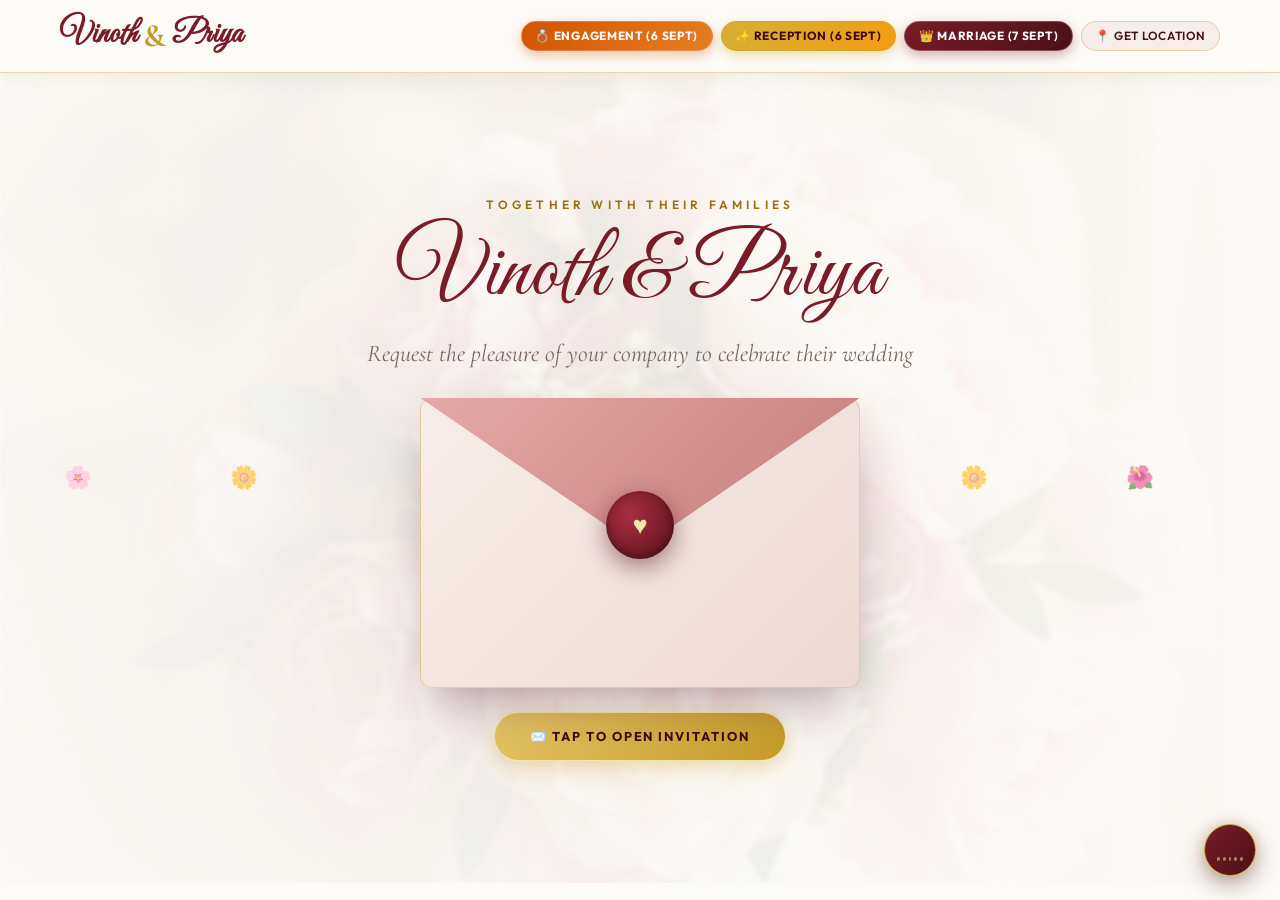
<file: index.html>
<!DOCTYPE html>
<html lang="en">
<head>
  <meta charset="UTF-8" />
  <meta name="viewport" content="width=device-width, initial-scale=1.0" />
  <title>Vinoth &amp; Priya – Wedding Invitation</title>
  <meta name="description" content="You are cordially invited to the wedding celebrations of Vinoth and Priya on 6th &amp; 7th September 2026 at Kadambur Mariamman Mandapam, Madipakkam, Chennai." />

  <!-- Google Fonts -->
  <link rel="preconnect" href="https://fonts.googleapis.com" />
  <link rel="preconnect" href="https://fonts.gstatic.com" crossorigin />
  <link href="https://fonts.googleapis.com/css2?family=Cinzel+Decorative:wght@600;700&family=Cormorant+Garamond:ital,wght@0,400;0,600;1,400&family=Great+Vibes&family=Outfit:wght@300;400;500;600&display=swap" rel="stylesheet" />

  <!-- Bootstrap 5 -->
  <link rel="stylesheet" href="https://cdn.jsdelivr.net/npm/bootstrap@5.3.3/dist/css/bootstrap.min.css" />

  <!-- Custom styles -->
  <link rel="stylesheet" href="css/style.css" />

  <link rel="icon" href="assets/favicon.ico" />
</head>
<body>

<!-- ═══════════════════════════════════════════════════════
     HEADER NAVIGATION
═══════════════════════════════════════════════════════ -->
<header class="wedding-header">
  <nav class="wedding-nav">
    <a href="index.html" class="nav-brand text-center">
      Vinoth <span class="amp">&amp;</span> Priya
    </a>
    <ul class="nav-links">
      <li><a href="#engagement-section" class="nav-link-item nav-badge-engagement">💍 Engagement (6 Sept)</a></li>
      <li><a href="reception.html" class="nav-link-item nav-badge-reception">✨ Reception (6 Sept)</a></li>
      <li><a href="marriage.html" class="nav-link-item nav-badge-marriage">👑 Marriage (7 Sept)</a></li>
      <li><a href="https://maps.google.com/?q=Kadambur+Mariamman+Mandapam+Madipakkam+Chennai" target="_blank" rel="noopener noreferrer" class="nav-link-item nav-location-btn">📍 Get Location</a></li>
    </ul>
  </nav>
</header>


<!-- ═══════════════════════════════════════════════════════
     HERO SECTION
═══════════════════════════════════════════════════════ -->
<section class="hero-section">
  <!-- Blurred background image -->
  <div class="hero-bg" style="background-image: url('assets/images/wedding-hero.jpg');"></div>
  <div class="hero-overlay"></div>

  <!-- Floating petals -->
  <span class="petal" style="left:5%;  animation-delay:0s">🌸</span>
  <span class="petal" style="left:18%; animation-delay:1.5s">🌼</span>
  <span class="petal" style="left:35%; animation-delay:3s">🌺</span>
  <span class="petal" style="left:60%; animation-delay:0.8s">🌸</span>
  <span class="petal" style="left:75%; animation-delay:2.2s">🌼</span>
  <span class="petal" style="left:88%; animation-delay:4s">🌺</span>

  <div class="hero-content">

    <!-- ── INITIAL STATE (before envelope is opened) ── -->
    <div id="invite-initial">
      <p class="section-label mb-2">Together with their families</p>
      <h1 class="font-script display-1 text-primary mb-2">Vinoth &amp; Priya</h1>
      <p class="font-serif fst-italic fs-4 mb-4" style="color: var(--muted-foreground)">
        Request the pleasure of your company to celebrate their wedding
      </p>

      <!-- Envelope widget -->
      <div class="envelope-stage" id="envelope-stage">
        <!-- Card that rises out of envelope -->
        <div class="env-card" id="env-card">
          <div class="text-center px-3 py-2">
            <div class="section-label text-gold">Save The Dates</div>
            <div class="gold-line my-2"></div>
            <div class="font-script fs-1 text-primary">P &amp; V</div>
            <div class="font-body fw-bold text-uppercase mt-1" style="font-size:.85rem; letter-spacing: 0.15em;">
              6 &amp; 7 September 2026
            </div>
            <div class="text-muted-fg mt-1" style="font-size:0.75rem">Kadambur Mariamman Mandapam</div>
          </div>
        </div>

        <div class="env-body"></div>
        <div class="env-flap" id="env-flap"></div>
        <button class="env-seal" id="env-seal" aria-label="Open the invitation">♥</button>
      </div>

      <div class="mt-4">
        <button id="open-btn" class="btn-gold">
          <span>✉️ Tap to Open Invitation</span>
        </button>
      </div>
    </div><!-- /#invite-initial -->


    <!-- ── AFTER OPEN: detail content ── -->
    <div id="invite-details">
      <div class="fade-in-up">
        <p class="section-label mb-2">We Are Getting Married</p>
        <h1 class="font-script mb-3" style="font-size:clamp(3.5rem,10vw,6.5rem); color:var(--primary);">
          Vinoth <span style="color:var(--gold); font-family:var(--font-serif);">&amp;</span> Priya
        </h1>

        <div class="d-flex align-items-center justify-content-center gap-3 my-3 flex-wrap">
          <span class="gold-line"></span>
          <span class="font-body fw-semibold tracking-widest text-uppercase" style="font-size: 0.95rem;">
            6 &amp; 7 SEPTEMBER 2026
          </span>
          <span class="gold-line"></span>
        </div>

        <p class="font-serif fst-italic fs-5 mx-auto text-muted-fg" style="max-width:580px;">
          "Two souls with but a single thought, two hearts that beat as one. Join us as we step into our beautiful forever."
        </p>

        <!-- <div class="d-flex justify-content-center gap-3 mt-4 flex-wrap">
          <a href="#engagement-section" class="btn-engagement">Engagement 💍</a>
          <a href="reception.html" class="btn-gold">Reception ✨</a>
          <a href="marriage.html" class="btn-royal">Marriage 👑</a>
        </div> -->
      </div>
    </div><!-- /#invite-details -->

  </div>
</section>


<!-- ═══════════════════════════════════════════════════════
     POST-HERO SECTIONS (shown after envelope opens)
═══════════════════════════════════════════════════════ -->
<div id="post-hero-sections">

  <!-- ═══════════════════════════════════════════════════════
       CHRONOLOGICAL EVENTS SHOWCASE
  ═══════════════════════════════════════════════════════ -->
  <section class="py-5" style="background: var(--cream);">
    <div class="container text-center">
      <div class="mb-5 scroll-fade-up">
        <p class="section-label">Celebrations Begin</p>
        <h2 class="font-script display-3 text-primary">Wedding Events &amp; Schedule</h2>
        <div class="gold-line"></div>
      </div>

      <div class="row g-4 justify-content-center">

        <!-- 1. Engagement Card -->
        <div class="col-md-4">
          <div class="event-card scroll-fade-up delay-1">
            <div class="event-card-img-wrapper">
              <img src="assets/images/wedding-Engagement.png" alt="Engagement Ceremony" />
              <span class="event-card-badge nav-badge-engagement">Engagement • 6 Sept</span>
            </div>
            <div class="event-card-body text-center">
              <h3 class="font-script fs-2 text-primary mb-1">The Engagement</h3>
              <p class="font-serif text-gold fw-bold mb-2">Sunday, 6th Sept • 1:30 PM Onwards</p>
              <p class="text-muted-fg small mb-4">Auspicious Nichayathartham, formal exchange of rings &amp; family blessings.</p>
              <a href="engagement.html" class="btn-engagement mt-auto">Explore Engagement 💍</a>
            </div>
          </div>
        </div>

        <!-- 2. Reception Card -->
        <div class="col-md-4">
          <div class="event-card scroll-fade-up delay-2">
            <div class="event-card-img-wrapper">
              <img src="assets/images/wedding-hero.jpg" alt="Grand Reception" />
              <span class="event-card-badge nav-badge-reception">Reception • 6 Sept</span>
            </div>
            <div class="event-card-body text-center">
              <h3 class="font-script fs-2 text-primary mb-1">The Reception</h3>
              <p class="font-serif text-gold fw-bold mb-2">Sunday, 6th Sept • 6:00 PM Onwards</p>
              <p class="text-muted-fg small mb-4">Gala evening festivities, floral stage greetings &amp; grand dinner buffet.</p>
              <a href="reception.html" class="btn-gold mt-auto">Explore Reception ✨</a>
            </div>
          </div>
        </div>

        <!-- 3. Marriage Card -->
        <div class="col-md-4">
          <div class="event-card scroll-fade-up delay-3">
            <div class="event-card-img-wrapper">
              <img src="assets/images/vg.png" alt="Sacred Marriage" />
              <span class="event-card-badge nav-badge-marriage">Marriage • 7 Sept</span>
            </div>
            <div class="event-card-body text-center">
              <h3 class="font-script fs-2 text-primary mb-1">Sacred Marriage</h3>
              <p class="font-serif text-gold fw-bold mb-2">Monday, 7th Sept • 9:00 AM – 10:00 AM</p>
              <p class="text-muted-fg small mb-4">Kasi Yatra, Oonjal, Mangalya Dharanam &amp; South Indian wedding feast.</p>
              <a href="marriage.html" class="btn-royal mt-auto">Explore Marriage 👑</a>
            </div>
          </div>
        </div>

      </div>
    </div>
  </section>


  <!-- ═══════════════════════════════════════════════════════
       ENGAGEMENT HERO BANNER SECTION
  ═══════════════════════════════════════════════════════ -->
  <section id="engagement-section" class="page-hero">
    <img src="assets/images/wedding-Engagement.png" alt="Engagement Ceremony Stage" />
    <div class="page-hero-overlay"></div>

    <div class="page-hero-content scroll-fade-down">
      <span
        class="badge nav-badge-engagement text-white px-4 py-2 rounded-pill text-uppercase tracking-widest mb-3 border border-light">
        Auspicious Ring Exchange &amp; Nichayathartham
      </span>
      <h1 class="font-script display-1 text-white mb-2">The Engagement</h1>
      <div class="font-serif fs-3 text-gold-light fst-italic">Priya &amp; Vinoth</div>

      <div class="d-inline-flex align-items-center gap-3 mt-4 px-3 px-sm-4 py-3 rounded-4 mw-100"
        style="background: rgba(40, 10, 20, 0.85); backdrop-filter: blur(10px); border: 1.5px solid var(--gold); max-width: 100%;">
        <div>
          <div class="tracking-widest text-uppercase text-gold" style="font-size: 0.75rem;">Engagement Date &amp; Time</div>
          <div class="font-body fs-4 text-white fw-bold">Sunday, 6th September 2026</div>
          <div class="text-gold-light" style="font-size: 0.88rem;">Timing: 1:30 PM Onwards</div>
        </div>
      </div>
    </div>
  </section>

  <!-- ═══════════════════════════════════════════════════════
       ENGAGEMENT COUNTDOWN
  ═══════════════════════════════════════════════════════ -->
  <section class="py-5 scroll-fade-up" style="background: var(--cream);">
    <div class="container text-center">
      <p class="section-label">Counting Down To The Ring Exchange</p>
      <h2 class="font-script display-4 text-primary">The Engagement Celebration</h2>

      <div class="d-flex flex-wrap justify-content-center gap-3 mt-4">
        <div class="countdown-box scroll-fade-zoom delay-1">
          <div class="countdown-value" id="e-days">00</div>
          <div class="countdown-label">Days</div>
        </div>
        <div class="countdown-box scroll-fade-zoom delay-2">
          <div class="countdown-value" id="e-hours">00</div>
          <div class="countdown-label">Hours</div>
        </div>
        <div class="countdown-box scroll-fade-zoom delay-3">
          <div class="countdown-value" id="e-minutes">00</div>
          <div class="countdown-label">Minutes</div>
        </div>
        <div class="countdown-box scroll-fade-zoom delay-4">
          <div class="countdown-value" id="e-seconds">00</div>
          <div class="countdown-label">Seconds</div>
        </div>
      </div>
    </div>
  </section>

  <!-- ═══════════════════════════════════════════════════════
       ENGAGEMENT SCHEDULE & RITUALS
  ═══════════════════════════════════════════════════════ -->
  <section class="py-5">
    <div class="container">
      <div class="text-center mb-5 scroll-fade-up">
        <p class="section-label">Ceremonial Schedule</p>
        <h2 class="font-script display-3 text-primary">Engagement Schedule</h2>
        <div class="gold-line"></div>
      </div>

      <div class="row g-4 justify-content-center">

        <div class="col-md-3 col-sm-6">
          <div class="wedding-card scroll-fade-up delay-1 p-4 text-center h-100">
            <div class="fs-1 mb-2">💐</div>
            <h3 class="font-script fs-2 text-primary">01:30 PM</h3>
            <h4 class="font-serif fs-5 text-gold mb-2">Guest Welcome</h4>
            <p class="text-muted-fg small">
              Warm reception with welcome garlands, rose water, and refreshing drinks.
            </p>
          </div>
        </div>

        <div class="col-md-3 col-sm-6">
          <div class="wedding-card scroll-fade-up delay-2 p-4 text-center h-100">
            <div class="fs-1 mb-2">💍</div>
            <h3 class="font-script fs-2 text-primary">02:00 PM</h3>
            <h4 class="font-serif fs-5 text-gold mb-2">Ring Exchange</h4>
            <p class="text-muted-fg small">
              Formal Nichayathartham, ring exchange &amp; Lagna Patrika reading.
            </p>
          </div>
        </div>

        <div class="col-md-3 col-sm-6">
          <div class="wedding-card scroll-fade-up delay-3 p-4 text-center h-100">
            <div class="fs-1 mb-2">👑</div>
            <h3 class="font-script fs-2 text-primary">03:00 PM</h3>
            <h4 class="font-serif fs-5 text-gold mb-2">Stage Blessings</h4>
            <p class="text-muted-fg small">
              Photography sessions with family, elders &amp; flower showers.
            </p>
          </div>
        </div>

        <div class="col-md-3 col-sm-6">
          <div class="wedding-card scroll-fade-up delay-4 p-4 text-center h-100">
            <div class="fs-1 mb-2">☕</div>
            <h3 class="font-script fs-2 text-primary">03:30 PM</h3>
            <h4 class="font-serif fs-5 text-gold mb-2">High Tea Feast</h4>
            <p class="text-muted-fg small">
              Delightful South Indian savories, celebratory sweets &amp; hot tea/coffee.
            </p>
          </div>
        </div>

      </div>
    </div>
  </section>

  <!-- ═══════════════════════════════════════════════════════
       ATTIRE & THEME
  ═══════════════════════════════════════════════════════ -->
  <section class="py-5 scroll-fade-up" style="background: var(--cream);">
    <div class="container text-center">
      <div class="row justify-content-center">
        <div class="col-lg-8">
          <p class="section-label">Dress Code &amp; Theme</p>
          <h2 class="font-script display-4 text-primary mb-3">Royal Festive Attire</h2>
          <div class="gold-line my-3"></div>
          <p class="font-serif fs-5 text-muted-fg">
            We invite our dear family and friends to dress up in vibrant traditional attire or elegant pastel wear for
            our special celebration!
          </p>
        </div>
      </div>
    </div>
  </section>

  <!-- ═══════════════════════════════════════════════════════
       VENUE SPOTLIGHT & MAPS
  ═══════════════════════════════════════════════════════ -->
  <section class="py-5" style="background: var(--cream);">
    <div class="container text-center">
      <div class="venue-card scroll-fade-zoom">
        <p class="section-label text-gold">Celebration Venue</p>
        <h2 class="font-script display-3 text-white">Kadambur Mariamman Mandapam</h2>
        <p class="font-serif fs-4 text-white opacity-90 mb-3">Madipakkam, Chennai, Tamil Nadu</p>
        <div class="gold-line my-3"></div>
        <p class="text-gold-light max-w-600 mx-auto mb-4">
          Join us on 6th &amp; 7th September 2026 at Kadambur Mariamman Mandapam to bestow your blessings upon Priya &amp; Vinoth!
        </p>

        <a href="https://maps.google.com/?q=Kadambur+Mariamman+Mandapam+Madipakkam+Chennai" target="_blank"
          rel="noopener" class="btn-gold">
          📍 Open Google Maps Directions
        </a>
      </div>
    </div>
  </section>

  <!-- ═══════════════════════════════════════════════════════
       FOOTER
  ═══════════════════════════════════════════════════════ -->
  <footer class="py-4 text-center border-top">
    <div class="font-script fs-1 text-primary">With Love, Priya &amp; Vinoth</div>
    <div class="text-muted-fg bold mt-1">Built by <strong><a href="https://nexusgrid.com" target="_blank"
        rel="noopener noreferrer" class="text-decoration-underline" style="color: var(--gold); ">NexusGrid Labs</a></strong></div>
  </footer>

</div><!-- /#post-hero-sections -->
<!-- Background Music Toggle Icon -->
<div id="music-player" role="button" aria-label="Toggle background music" tabindex="0">
  <div id="music-bars">
    <div class="mbar paused"></div>
    <div class="mbar paused"></div>
    <div class="mbar paused"></div>
    <div class="mbar paused"></div>
    <div class="mbar paused"></div>
  </div>
</div>

<!-- Bootstrap JS -->
<script src="https://cdn.jsdelivr.net/npm/bootstrap@5.3.3/dist/js/bootstrap.bundle.min.js"></script>
<!-- Audio Engine -->
<script src="js/audio-player.js"></script>
<!-- Parallax Engine -->
<script src="js/parallax.js"></script>
<!-- Page Logic -->
<script src="js/main.js"></script>
</body>
</html>
</file>
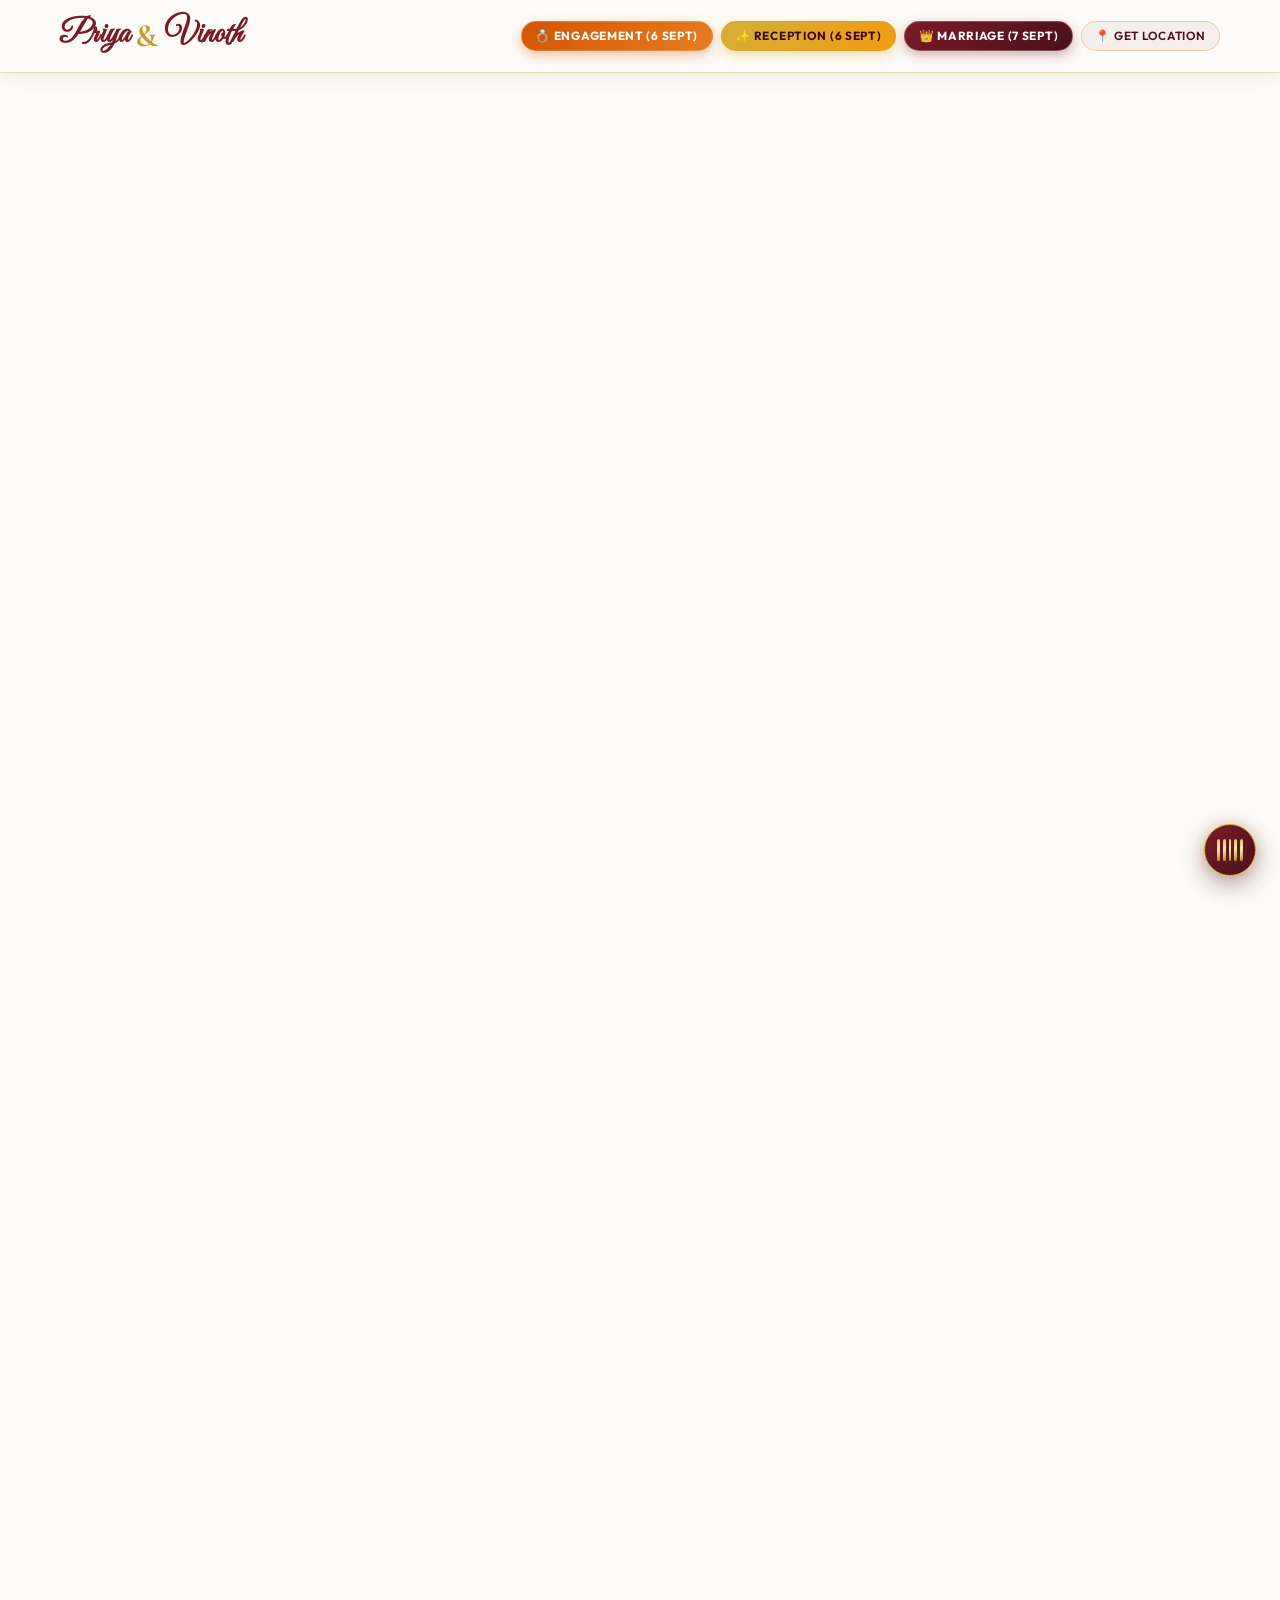
<file: engagement.html>
<!DOCTYPE html>
<html lang="en">
<head>
  <meta charset="UTF-8" />
  <meta name="viewport" content="width=device-width, initial-scale=1.0" />
  <title>Engagement Ceremony · Priya &amp; Vinoth · 6 Sept 2026</title>
  <meta name="description" content="Join us for the formal engagement ceremony and Nichayathartham of Priya and Vinoth on Sunday, 6th September 2026 from 1:30 PM onwards at Kadambur Mariamman Mandapam, Madipakkam, Chennai." />

  <!-- Google Fonts -->
  <link rel="preconnect" href="https://fonts.googleapis.com" />
  <link rel="preconnect" href="https://fonts.gstatic.com" crossorigin />
  <link href="https://fonts.googleapis.com/css2?family=Cinzel+Decorative:wght@600;700&family=Cormorant+Garamond:ital,wght@0,400;0,600;1,400&family=Great+Vibes&family=Outfit:wght@300;400;500;600&display=swap" rel="stylesheet" />

  <!-- Bootstrap 5 -->
  <link rel="stylesheet" href="https://cdn.jsdelivr.net/npm/bootstrap@5.3.3/dist/css/bootstrap.min.css" />

  <!-- Custom styles -->
  <link rel="stylesheet" href="css/style.css" />

  <link rel="icon" href="assets/favicon.ico" />
</head>
<body>

<!-- ═══════════════════════════════════════════════════════
     HEADER NAVIGATION
═══════════════════════════════════════════════════════ -->
<header class="wedding-header">
  <nav class="wedding-nav">
    <a href="index.html" class="nav-brand">
      Priya <span class="amp">&amp;</span> Vinoth
    </a>
    <ul class="nav-links">
      <!-- <li><a href="index.html" class="nav-link-item">🏠 Home</a></li> -->
      <li><a href="engagement.html" class="nav-link-item nav-badge-engagement active">💍 Engagement (6 Sept)</a></li>
      <li><a href="reception.html" class="nav-link-item nav-badge-reception">✨ Reception (6 Sept)</a></li>
      <li><a href="marriage.html" class="nav-link-item nav-badge-marriage">👑 Marriage (7 Sept)</a></li>
      <li><a href="https://maps.google.com/?q=Kadambur+Mariamman+Mandapam+Madipakkam+Chennai" target="_blank" rel="noopener noreferrer" class="nav-link-item nav-location-btn">📍 Get Location</a></li>
    </ul>
  </nav>
</header>


<!-- ═══════════════════════════════════════════════════════
     ENGAGEMENT HERO BANNER
═══════════════════════════════════════════════════════ -->
<section class="page-hero">
  <img src="assets/images/wedding-Engagement.png" alt="Engagement Celebration Stage" />
  <div class="page-hero-overlay"></div>

  <div class="page-hero-content scroll-fade-down">
    <span class="badge nav-badge-engagement px-4 py-2 rounded-pill text-uppercase tracking-widest mb-3 border border-light">
      Auspicious Ring Exchange &amp; Nichayathartham
    </span>
    <h1 class="font-script display-1 text-white mb-2 mt-3">The <span style="color: #f7d77f; font-size: larger;">Engagement</span></h1>
    <div class="font-serif fs-3 text-gold-light fst-italic">Priya &amp; Vinoth</div>

    <div class="marriage-date-badge mt-4">
      <div class="tracking-widest text-uppercase text-gold" style="font-size: 0.75rem;">Ceremony Date &amp; Timing</div>
      <div class="font-body fs-4 text-white fw-bold">Sunday, 6th September 2026</div>
      <div class="text-gold-light" style="font-size: 0.88rem;">Timing: 1:30 PM Onwards</div>
    </div>
  </div>
</section>


<!-- ═══════════════════════════════════════════════════════
     FORMAL INVITATION LETTER SECTION
═══════════════════════════════════════════════════════ -->
<section class="py-5 scroll-fade-up" style="background: var(--background);">
  <div class="container">
    <div class="invitation-letter-card mx-auto p-4 p-md-5 text-center position-relative">
      <div class="section-label text-gold mb-2">Cordial Invitation</div>
      <h2 class="font-script display-3 text-primary mb-3">Engagement &amp; Ring Ceremony</h2>
      <div class="gold-line my-3 mx-auto"></div>
      
      <p class="font-serif fs-4 text-muted-fg leading-relaxed mx-auto mt-4" style="max-width: 720px;">
        Together with our families, we joyfully request the honor of your presence and blessings at the formal 
        <strong>Nichayathartham &amp; Ring Exchange Ceremony</strong> of
      </p>
      
      <div class="my-4 py-2">
        <span class="font-script text-primary display-3 d-block">Vinoth</span>
        <span class="font-serif fs-3 text-gold fst-italic my-1 d-block">&amp;</span>
        <span class="font-script text-primary display-3 d-block">Priya</span>
      </div>

      <p class="font-serif fs-5 text-muted-fg mx-auto" style="max-width: 650px;">
        As we promise our hearts to one another and embark on this beautiful new chapter, your loving presence and shower of blessings will make our special day complete.
      </p>

      <div class="row g-3 justify-content-center my-4 text-center">
        <div class="col-md-4">
          <div class="letter-info-box p-3 rounded-4 h-100">
            <div class="fs-4">🗓️</div>
            <div class="fw-bold text-primary mt-1">Sunday</div>
            <div class="small text-muted-fg">6th September 2026</div>
          </div>
        </div>
        <div class="col-md-4">
          <div class="letter-info-box p-3 rounded-4 h-100">
            <div class="fs-4">⏰</div>
            <div class="fw-bold text-primary mt-1">1:30 PM Onwards</div>
            <div class="small text-muted-fg">Auspicious Time</div>
          </div>
        </div>
        <div class="col-md-4">
          <div class="letter-info-box p-3 rounded-4 h-100">
            <div class="fs-4">📍</div>
            <div class="fw-bold text-primary mt-1">Mandapam</div>
            <div class="small text-muted-fg">Kadambur Mariamman Mandapam, Madipakkam</div>
          </div>
        </div>
      </div>

      <div class="font-script fs-2 text-primary mt-4">With Best Compliments &amp; Warm Regards,</div>
      <div class="font-serif fs-5 text-gold-dark fw-bold">Both Families &amp; Relatives</div>
    </div>
  </div>
</section>


<!-- ═══════════════════════════════════════════════════════
     ENGAGEMENT COUNTDOWN
═══════════════════════════════════════════════════════ -->
<section class="py-5 scroll-fade-up" style="background: var(--cream);">
  <div class="container text-center">
    <p class="section-label">Counting Down To The Ring Exchange</p>
    <h2 class="font-script display-4 text-primary">The Engagement Celebration</h2>
    
    <div class="d-flex flex-wrap justify-content-center gap-3 mt-4">
      <div class="countdown-box scroll-fade-zoom delay-1">
        <div class="countdown-value" id="e-days">00</div>
        <div class="countdown-label">Days</div>
      </div>
      <div class="countdown-box scroll-fade-zoom delay-2">
        <div class="countdown-value" id="e-hours">00</div>
        <div class="countdown-label">Hours</div>
      </div>
      <div class="countdown-box scroll-fade-zoom delay-3">
        <div class="countdown-value" id="e-minutes">00</div>
        <div class="countdown-label">Minutes</div>
      </div>
      <div class="countdown-box scroll-fade-zoom delay-4">
        <div class="countdown-value" id="e-seconds">00</div>
        <div class="countdown-label">Seconds</div>
      </div>
    </div>
  </div>
</section>


<!-- ═══════════════════════════════════════════════════════
     ENGAGEMENT RITUALS TIMELINE
═══════════════════════════════════════════════════════ -->
<section class="py-5">
  <div class="container">
    <div class="text-center mb-5 scroll-fade-up">
      <p class="section-label">Ceremonial Schedule</p>
      <h2 class="font-script display-3 text-primary">Engagement Rituals &amp; Program</h2>
      <div class="gold-line"></div>
    </div>

    <div class="ritual-timeline">

      <!-- 1: Welcome & Refreshments -->
      <div class="timeline-item scroll-fade-right">
        <div class="timeline-dot">💐</div>
        <div class="timeline-content">
          <div class="badge bg-warning text-dark mb-2">01:30 PM</div>
          <h3 class="font-script fs-2 text-primary">Guest Welcome &amp; Refreshments</h3>
          <p class="text-muted-fg mb-0">
            Warm reception of family and guests with traditional welcome garlands, rose water, and refreshing welcome drinks.
          </p>
        </div>
      </div>

      <!-- 2: Nichayathartham & Ring Exchange -->
      <div class="timeline-item scroll-fade-left">
        <div class="timeline-dot">💍</div>
        <div class="timeline-content">
          <div class="badge nav-badge-engagement mb-2">02:00 PM – Main Ceremony</div>
          <h3 class="font-script fs-2 text-primary">Nichayathartham &amp; Ring Exchange</h3>
          <p class="text-muted-fg mb-0">
            Formal exchange of engagement rings between Priya &amp; Vinoth, reading of Lagna Patrika, and auspicious family blessings.
          </p>
        </div>
      </div>

      <!-- 3: Family Blessings & Photo Session -->
      <div class="timeline-item scroll-fade-right">
        <div class="timeline-dot">👑</div>
        <div class="timeline-content">
          <div class="badge bg-warning text-dark mb-2">03:00 PM</div>
          <h3 class="font-script fs-2 text-primary">Family Blessings &amp; Photography</h3>
          <p class="text-muted-fg mb-0">
            Stage greetings, photography sessions with family, elders, and friends, accompanied by flower showers.
          </p>
        </div>
      </div>

      <!-- 4: High Tea & Sweet Feast -->
      <div class="timeline-item scroll-fade-left">
        <div class="timeline-dot">☕</div>
        <div class="timeline-content">
          <div class="badge bg-success text-white mb-2">03:30 PM Onwards</div>
          <h3 class="font-script fs-2 text-primary">High Tea &amp; Festive Sweets</h3>
          <p class="text-muted-fg mb-0">
            Delightful spread of South Indian traditional savories, celebratory sweets, tea, coffee, and refreshments.
          </p>
        </div>
      </div>

    </div>
  </div>
</section>


<!-- ═══════════════════════════════════════════════════════
     VENUE & MAPS
═══════════════════════════════════════════════════════ -->
<section class="py-5" style="background: var(--cream);">
  <div class="container text-center">
    <div class="venue-card scroll-fade-zoom">
      <p class="section-label text-gold">Mandapam Location</p>
      <h2 class="font-script display-3 text-white">Kadambur Mariamman Mandapam</h2>
      <p class="font-serif fs-4 text-white opacity-90 mb-3">Madipakkam, Chennai, Tamil Nadu</p>
      <div class="gold-line my-3"></div>
      <p class="text-gold-light max-w-600 mx-auto mb-4">
        We warmly invite you to grace the occasion on <strong>Sunday afternoon, 6th September 2026 at 1:30 PM</strong> to bless the couple.
      </p>

      <a href="https://maps.google.com/?q=Kadambur+Mariamman+Mandapam+Madipakkam+Chennai" target="_blank" rel="noopener" class="btn-gold">
        📍 Open Location in Google Maps
      </a>
    </div>
  </div>
</section>


<!-- ═══════════════════════════════════════════════════════
     UP NEXT IN CELEBRATIONS (CHRONOLOGICAL ORDER)
═══════════════════════════════════════════════════════ -->
<!-- <section class="py-5">
  <div class="container text-center">
    <p class="section-label">Follow The Celebrations</p>
    <h2 class="font-script display-4 text-primary mb-3">Up Next In Celebrations</h2>
    <div class="gold-line mb-5"></div>

    <div class="row g-4 justify-content-center">
      1. Reception Card
      <div class="col-md-6 col-lg-5">
        <div class="event-card scroll-fade-up delay-1">
          <div class="event-card-img-wrapper">
            <img src="assets/images/wedding-hero.jpg" alt="Grand Reception" />
            <span class="event-card-badge">Event 2 • 6th Sept</span>
          </div>
          <div class="event-card-body text-center">
            <h3 class="font-script fs-2 text-primary mb-1">The Reception</h3>
            <p class="font-serif text-gold fw-bold mb-2">Sunday, 6th Sept 2026 • 6:00 PM Onwards</p>
            <p class="text-muted-fg small mb-4">Gala evening festivities, musical greeting, floral stage entry &amp; grand dinner buffet.</p>
            <a href="reception.html" class="btn-gold mt-auto">Explore Reception ✨</a>
          </div>
        </div>
      </div>

      2. Sacred Marriage Card
      <div class="col-md-6 col-lg-5">
        <div class="event-card scroll-fade-up delay-2">
          <div class="event-card-img-wrapper">
            <img src="assets/images/vg.png" alt="Sacred Marriage" />
            <span class="event-card-badge">Event 3 • 7th Sept</span>
          </div>
          <div class="event-card-body text-center">
            <h3 class="font-script fs-2 text-primary mb-1">Sacred Marriage</h3>
            <p class="font-serif text-gold fw-bold mb-2">Monday, 7th Sept 2026 • 9:00 AM – 10:00 AM</p>
            <p class="text-muted-fg small mb-4">Kasi Yatra, Oonjal, Mangalya Dharanam &amp; traditional Kalyana Samayal feast.</p>
            <a href="marriage.html" class="btn-royal mt-auto">Explore Marriage 👑</a>
          </div>
        </div>
      </div>
    </div>
  </div>
</section> -->


<!-- ═══════════════════════════════════════════════════════
     FOOTER
═══════════════════════════════════════════════════════ -->
<footer class="py-4 text-center border-top">
  <div class="font-script fs-1 text-primary">With Love, Priya &amp; Vinoth</div>
  <div class="text-muted-fg bold mt-1">Built by <strong><a href="https://nexusgrid.com" target="_blank"
      rel="noopener noreferrer" class="text-decoration-underline" style="color: var(--gold); ">NexusGrid Labs</a></strong></div>
</footer>

<!-- Background Music Toggle Icon -->
<div id="music-player" role="button" aria-label="Toggle background music" tabindex="0">
  <div id="music-bars">
    <div class="mbar paused"></div>
    <div class="mbar paused"></div>
    <div class="mbar paused"></div>
    <div class="mbar paused"></div>
    <div class="mbar paused"></div>
  </div>
</div>

<!-- Bootstrap JS -->
<script src="https://cdn.jsdelivr.net/npm/bootstrap@5.3.3/dist/js/bootstrap.bundle.min.js"></script>
<!-- Audio Engine -->
<script src="js/audio-player.js"></script>
<!-- Parallax Engine -->
<script src="js/parallax.js"></script>
<!-- Page Logic -->
<script src="js/main.js"></script>
</body>
</html>
</file>
<file: css/style.css>
/* ============================================================
   Priya & Vinoth Wedding Invitation – Premium CSS Design System
   ============================================================ */

/* ── Design Tokens ── */
:root {
  --primary:           #7a1c28; /* Royal Crimson Maroon */
  --primary-dark:      #4a1019;
  --primary-light:     #9e2a3b;
  --background:        #fdfbf7; /* Silk Cream */
  --foreground:        #2d1b18;
  --muted-foreground:  #7a6864;
  --gold:              #c59b27; /* Rich Royal Gold */
  --gold-light:        #f3e5ab;
  --gold-dark:         #947113;
  --blush:             #ebd5d0;
  --cream:             #f7f0e6;
  --cream-card:        #ffffff;
  --border-gold:       rgba(197, 155, 39, 0.35);
  
  --gradient-gold:     linear-gradient(135deg, #dfb747 0%, #f7eaab 45%, #b38515 100%);
  --gradient-royal:    linear-gradient(135deg, #7a1c28 0%, #4a1019 100%);
  --gradient-blush:    linear-gradient(135deg, #f7ede8 0%, #edd9d4 100%);
  
  --shadow-card:       0 16px 40px -10px rgba(74, 16, 25, 0.12);
  --shadow-gold:       0 10px 30px -5px rgba(197, 155, 39, 0.3);
  --shadow-envelope:   0 25px 50px -12px rgba(60, 10, 20, 0.35);

  --font-display:      'Cinzel Decorative', 'Cormorant Garamond', serif;
  --font-serif:        'Cormorant Garamond', Georgia, serif;
  --font-script:       'Great Vibes', cursive;
  --font-body:         'Outfit', -apple-system, sans-serif;
}

/* ── Base ── */
*, *::before, *::after { box-sizing: border-box; }

html {
  scroll-behavior: smooth;
  font-size: 16px;
}

body {
  background-color: var(--background);
  color: var(--foreground);
  font-family: var(--font-body);
  margin: 0;
  padding: 0;
  min-height: 100vh;
  overflow-x: hidden;
  line-height: 1.6;
}

/* ── Typography Utilities ── */
.font-script  { font-family: var(--font-script); }
.font-display { font-family: var(--font-display); }
.font-serif   { font-family: var(--font-serif); }

.text-gold    { color: var(--gold) !important; }
.text-primary { color: var(--primary) !important; }
.text-muted-fg{ color: var(--muted-foreground) !important; }

.tracking-widest { letter-spacing: 0.22em; }
.tracking-ultra  { letter-spacing: 0.4em; }

/* ── Global Header / Navigation ── */
.wedding-header {
  position: sticky;
  top: 0;
  z-index: 1000;
  background: rgba(253, 251, 247, 0.95);
  backdrop-filter: blur(14px);
  -webkit-backdrop-filter: blur(14px);
  border-bottom: 1px solid var(--border-gold);
  box-shadow: 0 4px 20px rgba(74, 16, 25, 0.06);
  transition: all 0.3s ease;
}

.wedding-nav {
  display: flex;
  align-items: center;
  justify-content: space-between;
  padding: 0.65rem 1.25rem;
  max-width: 1200px;
  margin: 0 auto;
  flex-wrap: wrap;
  gap: 0.5rem;
}

.nav-brand {
  font-family: var(--font-script);
  font-size: 2rem;
  color: var(--primary);
  text-decoration: none;
  font-weight: bold;
  display: flex;
  align-items: center;
  gap: 0.4rem;
  white-space: nowrap;
}

.nav-brand span.amp {
  color: var(--gold);
  font-family: var(--font-serif);
}

.nav-links {
  display: flex;
  align-items: center;
  gap: 0.4rem 0.5rem;
  list-style: none;
  margin: 0;
  padding: 0;
  flex-wrap: wrap;
  justify-content: center;
}

.nav-link-item {
  font-family: var(--font-body);
  font-size: 0.74rem;
  text-transform: uppercase;
  letter-spacing: 0.06em;
  color: var(--foreground);
  text-decoration: none;
  padding: 0.42rem 0.85rem;
  border-radius: 9999px;
  transition: all 0.25s cubic-bezier(0.2, 0.8, 0.2, 1);
  font-weight: 600;
  white-space: nowrap;
  display: inline-flex;
  align-items: center;
  justify-content: center;
  border: 1px solid transparent;
  line-height: 1.2;
}

.nav-link-item:hover {
  color: var(--primary);
  background: rgba(197, 155, 39, 0.15);
  border-color: var(--border-gold);
  transform: translateY(-1px);
}

/* Distinct, Vibrant, High-Contrast Badges */
.nav-badge-engagement {
  background: linear-gradient(135deg, #d35400 0%, #e67e22 100%);
  color: #ffffff !important;
  box-shadow: 0 4px 12px rgba(211, 84, 0, 0.35);
  border: 1px solid rgba(255, 255, 255, 0.2);
  font-weight: 700;
}

.nav-badge-engagement:hover {
  background: linear-gradient(135deg, #e67e22 0%, #f39c12 100%);
  box-shadow: 0 6px 16px rgba(211, 84, 0, 0.45);
}

.nav-badge-reception {
  background: linear-gradient(135deg, #d4af37 0%, #f39c12 100%);
  color: #3b0a11 !important;
  box-shadow: 0 4px 12px rgba(212, 175, 55, 0.4);
  font-weight: 700;
  border: 1px solid rgba(197, 155, 39, 0.3);
}

.nav-badge-reception:hover {
  background: linear-gradient(135deg, #f1c40f 0%, #e67e22 100%);
  box-shadow: 0 6px 16px rgba(212, 175, 55, 0.5);
}

.nav-badge-marriage {
  background: linear-gradient(135deg, #7a1c28 0%, #4a1019 100%);
  color: #ffffff !important;
  box-shadow: 0 4px 12px rgba(122, 28, 40, 0.35);
  font-weight: 700;
  border: 1px solid rgba(255, 255, 255, 0.25);
}

.nav-badge-marriage:hover {
  background: linear-gradient(135deg, #9e2a3b 0%, #631420 100%);
  box-shadow: 0 6px 16px rgba(122, 28, 40, 0.5);
}

.nav-location-btn {
  background: rgba(122, 28, 40, 0.06);
  color: var(--primary-dark) !important;
  border: 1px solid var(--border-gold);
  font-weight: 600;
}

.nav-location-btn:hover {
  background: var(--primary);
  color: #ffffff !important;
  border-color: var(--primary);
}


/* ── Buttons System ── */
.btn-gold {
  background: linear-gradient(135deg, #e6c667 0%, #c59b27 100%);
  color: #3b0a11 !important;
  border: 1px solid var(--gold-light);
  border-radius: 9999px;
  letter-spacing: 0.15em;
  font-size: 0.8rem;
  font-weight: 700;
  text-transform: uppercase;
  padding: 0.85rem 2.2rem;
  transition: all 0.3s cubic-bezier(0.2, 0.8, 0.2, 1);
  box-shadow: 0 6px 20px rgba(197, 155, 39, 0.35);
  cursor: pointer;
  display: inline-flex;
  align-items: center;
  justify-content: center;
  gap: 0.5rem;
  text-decoration: none;
  white-space: nowrap;
}

.btn-gold:hover {
  transform: translateY(-3px) scale(1.03);
  box-shadow: 0 12px 28px rgba(197, 155, 39, 0.5);
  color: #3b0a11 !important;
  background: linear-gradient(135deg, #f5d77f 0%, #d4af37 100%);
}

.btn-royal {
  background: linear-gradient(135deg, #7a1c28 0%, #4a1019 100%);
  color: #ffffff !important;
  border: 1px solid rgba(255, 255, 255, 0.25);
  border-radius: 9999px;
  letter-spacing: 0.15em;
  font-size: 0.8rem;
  font-weight: 700;
  text-transform: uppercase;
  padding: 0.85rem 2.2rem;
  transition: all 0.3s ease;
  box-shadow: 0 6px 20px rgba(122, 28, 40, 0.35);
  cursor: pointer;
  display: inline-flex;
  align-items: center;
  justify-content: center;
  gap: 0.5rem;
  text-decoration: none;
  white-space: nowrap;
}

.btn-royal:hover {
  transform: translateY(-3px) scale(1.03);
  box-shadow: 0 12px 28px rgba(122, 28, 40, 0.55);
  color: #ffffff !important;
  background: linear-gradient(135deg, #9e2a3b 0%, #5e1420 100%);
}

.btn-engagement {
  background: linear-gradient(135deg, #d35400 0%, #e67e22 100%);
  color: #ffffff !important;
  border: 1px solid rgba(255, 255, 255, 0.25);
  border-radius: 9999px;
  letter-spacing: 0.15em;
  font-size: 0.8rem;
  font-weight: 700;
  text-transform: uppercase;
  padding: 0.85rem 2.2rem;
  transition: all 0.3s ease;
  box-shadow: 0 6px 20px rgba(211, 84, 0, 0.35);
  cursor: pointer;
  display: inline-flex;
  align-items: center;
  justify-content: center;
  gap: 0.5rem;
  text-decoration: none;
  white-space: nowrap;
}

.btn-engagement:hover {
  transform: translateY(-3px) scale(1.03);
  box-shadow: 0 12px 28px rgba(211, 84, 0, 0.5);
  color: #ffffff !important;
  background: linear-gradient(135deg, #e67e22 0%, #f39c12 100%);
}

.btn-outline-gold {
  background: rgba(255, 255, 255, 0.9);
  color: var(--primary-dark) !important;
  border: 2px solid var(--gold);
  border-radius: 9999px;
  letter-spacing: 0.15em;
  font-size: 0.8rem;
  font-weight: 700;
  text-transform: uppercase;
  padding: 0.85rem 2.2rem;
  transition: all 0.3s ease;
  cursor: pointer;
  display: inline-flex;
  align-items: center;
  justify-content: center;
  gap: 0.5rem;
  text-decoration: none;
  white-space: nowrap;
}

.btn-outline-gold:hover {
  background: var(--gold);
  color: var(--primary-dark) !important;
  transform: translateY(-3px);
  box-shadow: 0 8px 24px rgba(197, 155, 39, 0.35);
}

/* ── Formal Invitation Letter Card ── */
.invitation-letter-card {
  background: #ffffff;
  border: 2px solid var(--gold);
  border-radius: 24px;
  box-shadow: 0 20px 50px rgba(122, 28, 40, 0.12);
  position: relative;
  overflow: hidden;
  max-width: 840px;
}

.invitation-letter-card::before {
  content: '';
  position: absolute;
  inset: 12px;
  border: 1px dashed var(--gold);
  border-radius: 16px;
  pointer-events: none;
  opacity: 0.6;
}

.letter-info-box {
  background: var(--cream);
  border: 1px solid var(--border-gold);
  transition: all 0.3s ease;
}

.letter-info-box:hover {
  transform: translateY(-4px);
  box-shadow: 0 10px 20px rgba(197, 155, 39, 0.2);
  border-color: var(--gold);
}
  text-decoration: none;
  display: inline-flex;
  align-items: center;
  justify-content: center;
  gap: 0.5rem;
}

.btn-outline-gold:hover {
  background: var(--gold);
  color: var(--primary-dark);
  box-shadow: var(--shadow-gold);
}

/* ── Gold Ornaments & Lines ── */
.gold-line {
  display: inline-block;
  width: 60px;
  height: 2px;
  background: var(--gradient-gold);
  vertical-align: middle;
}

.gold-divider {
  display: flex;
  align-items: center;
  justify-content: center;
  gap: 1rem;
  margin: 1.5rem 0;
}

.gold-divider span.icon {
  color: var(--gold);
  font-size: 1.2rem;
}

.section-label {
  font-size: 0.75rem;
  letter-spacing: 0.35em;
  text-transform: uppercase;
  color: var(--gold-dark);
  font-weight: 600;
}

/* ── Floating Music Player Icon ── */
#music-player {
  position: fixed;
  bottom: 1.5rem;
  right: 1.5rem;
  z-index: 9999;
  width: 52px;
  height: 52px;
  border-radius: 50%;
  background: var(--gradient-royal, linear-gradient(135deg, #7a1c28 0%, #4a1019 100%));
  border: 1.5px solid var(--gold, #c59b27);
  box-shadow: 0 8px 24px rgba(74, 16, 25, 0.4), 0 0 12px rgba(197, 155, 39, 0.25);
  display: flex;
  align-items: center;
  justify-content: center;
  cursor: pointer;
  transition: all 0.3s cubic-bezier(0.2, 0.8, 0.2, 1);
  outline: none;
  user-select: none;
}

#music-player:hover,
#music-player:focus-visible {
  transform: scale(1.1);
  box-shadow: 0 12px 30px rgba(74, 16, 25, 0.55), 0 0 18px rgba(197, 155, 39, 0.45);
}

#music-bars {
  display: flex;
  align-items: flex-end;
  justify-content: center;
  gap: 3px;
  height: 22px;
  width: 26px;
}

.mbar {
  width: 3px;
  height: 22px;
  background: var(--gradient-gold, linear-gradient(180deg, #f7eaab 0%, #c59b27 100%));
  border-radius: 3px;
  transition: height 0.3s ease, opacity 0.3s ease;
}

/* Playing state animations for equalizer bars */
.mbar:not(.paused):nth-child(1) { animation: mbarEqualizer1 0.8s ease-in-out infinite alternate; }
.mbar:not(.paused):nth-child(2) { animation: mbarEqualizer2 0.6s ease-in-out infinite alternate 0.15s; }
.mbar:not(.paused):nth-child(3) { animation: mbarEqualizer3 1.0s ease-in-out infinite alternate 0.3s; }
.mbar:not(.paused):nth-child(4) { animation: mbarEqualizer4 0.7s ease-in-out infinite alternate 0.1s; }
.mbar:not(.paused):nth-child(5) { animation: mbarEqualizer5 0.9s ease-in-out infinite alternate 0.25s; }

/* Paused state for equalizer bars */
.mbar.paused {
  animation: none !important;
  height: 4px !important;
  opacity: 0.55;
}

@keyframes mbarEqualizer1 { 0% { height: 4px; } 100% { height: 20px; } }
@keyframes mbarEqualizer2 { 0% { height: 20px; } 100% { height: 6px; } }
@keyframes mbarEqualizer3 { 0% { height: 8px; } 100% { height: 22px; } }
@keyframes mbarEqualizer4 { 0% { height: 21px; } 100% { height: 5px; } }
@keyframes mbarEqualizer5 { 0% { height: 6px; } 100% { height: 18px; } }

/* ── Hero Section (Home) ── */
.hero-section {
  position: relative;
  min-height: 90vh;
  display: flex;
  align-items: center;
  justify-content: center;
  text-align: center;
  padding: 3rem 1rem;
  overflow: hidden;
}

.hero-bg {
  position: absolute;
  inset: -10% 0 -10% 0;
  background-size: cover;
  background-position: center;
  filter: blur(2px) brightness(0.9);
  opacity: 0.25;
  z-index: 0;
  will-change: transform;
}

.parallax-card {
  will-change: transform;
  transform-style: preserve-3d;
  transition: box-shadow 0.3s ease, border-color 0.3s ease;
}

.hero-overlay {
  position: absolute;
  inset: 0;
  background: radial-gradient(circle at center, rgba(253, 251, 247, 0.6) 0%, rgba(253, 251, 247, 0.95) 100%);
  z-index: 1;
}

.hero-content {
  position: relative;
  z-index: 2;
  max-width: 750px;
  width: 100%;
}

/* ── Floating Petals ── */
.petal {
  position: absolute;
  font-size: 1.4rem;
  color: rgba(229, 169, 169, 0.6);
  pointer-events: none;
  animation: floatPetal 8s linear infinite;
  z-index: 1;
}

@keyframes floatPetal {
  0% { transform: translateY(-10vh) rotate(0deg) scale(0.8); opacity: 0; }
  10% { opacity: 0.8; }
  90% { opacity: 0.8; }
  100% { transform: translateY(105vh) rotate(360deg) scale(1.2); opacity: 0; }
}

/* ── Envelope Stage ── */
.envelope-stage {
  perspective: 1200px;
  width: min(440px, 92vw);
  height: 290px;
  margin: 0 auto;
  position: relative;
}

.env-card {
  position: absolute;
  inset: 18px;
  background: #ffffff;
  border-radius: 12px;
  border: 1px solid var(--border-gold);
  box-shadow: var(--shadow-card);
  display: flex;
  flex-direction: column;
  align-items: center;
  justify-content: center;
  z-index: 1;
  transition: transform 1.1s cubic-bezier(0.34, 1.56, 0.64, 1);
  transform: translateY(0) scale(0.98);
}

.env-card.open {
  transform: translateY(-240px) scale(1.05);
  z-index: 5;
}

.env-body {
  position: absolute;
  inset: 0;
  border-radius: 12px;
  background: var(--gradient-blush);
  border: 1px solid var(--border-gold);
  box-shadow: var(--shadow-envelope);
  z-index: 2;
}

.env-flap {
  position: absolute;
  top: 0; left: 0; right: 0;
  height: 52%;
  transform-origin: top center;
  transition: transform 0.8s ease-in-out;
  background: linear-gradient(135deg, #e5a9a9, #c57b7b);
  clip-path: polygon(0 0, 100% 0, 50% 100%);
  box-shadow: 0 4px 15px rgba(0,0,0,0.15);
  z-index: 3;
}

.env-flap.open {
  transform: rotateX(-180deg);
  z-index: 1;
  box-shadow: none;
}

.env-seal {
  position: absolute;
  left: 50%;
  top: 44%;
  transform: translate(-50%, -50%);
  width: 68px;
  height: 68px;
  border-radius: 50%;
  background: radial-gradient(circle at 35% 35%, #a82d3f, #54111c);
  border: 2px solid var(--gold);
  box-shadow: 0 8px 24px rgba(84, 17, 28, 0.5), inset 0 -3px 8px rgba(0,0,0,0.3);
  color: var(--gold-light);
  font-size: 1.6rem;
  border: none;
  cursor: pointer;
  z-index: 4;
  transition: all 0.3s ease;
  animation: pulseSeal 2s infinite alternate;
}

.env-seal:hover {
  transform: translate(-50%, -50%) scale(1.12);
  box-shadow: 0 12px 30px rgba(84, 17, 28, 0.7);
}

@keyframes pulseSeal {
  0% { box-shadow: 0 6px 20px rgba(122, 28, 40, 0.4); }
  100% { box-shadow: 0 12px 32px rgba(122, 28, 40, 0.8), 0 0 15px var(--gold); }
}

/* ── Section States ── */
#invite-initial  { display: block; }
#invite-details  { display: none; }
#post-hero-sections { display: none; }

#invite-details.show  { display: block; }
#post-hero-sections.show { display: block; }

.fade-in-up {
  animation: fadeInUp 0.8s cubic-bezier(0.16, 1, 0.3, 1) both;
}

@keyframes fadeInUp {
  from { opacity: 0; transform: translateY(40px); }
  to   { opacity: 1; transform: translateY(0); }
}

/* ── Dual Countdown Cards ── */
.countdown-section {
  padding: 3.5rem 1rem;
  background: linear-gradient(180deg, var(--background) 0%, var(--cream) 100%);
}

.event-countdown-wrapper {
  background: #ffffff;
  border: 1px solid var(--border-gold);
  border-radius: 16px;
  padding: 2rem 1.5rem;
  box-shadow: var(--shadow-card);
  height: 100%;
}

.countdown-box-grid {
  display: flex;
  justify-content: center;
  gap: 0.75rem;
  margin-top: 1.25rem;
}

.countdown-box {
  background: var(--cream);
  border: 1px solid var(--border-gold);
  border-radius: 10px;
  padding: 0.8rem 0.6rem;
  min-width: 68px;
  text-align: center;
}

.countdown-value {
  font-family: var(--font-serif);
  font-size: 2.2rem;
  font-weight: 700;
  color: var(--primary);
  line-height: 1;
}

.countdown-label {
  font-size: 0.6rem;
  letter-spacing: 0.2em;
  text-transform: uppercase;
  color: var(--muted-foreground);
  margin-top: 0.3rem;
  font-weight: 500;
}

/* ── Event Navigation Cards ── */
.event-card {
  background: #ffffff;
  border: 1.5px solid var(--border-gold);
  border-radius: 16px;
  overflow: hidden;
  box-shadow: var(--shadow-card);
  transition: all 0.35s ease;
  height: 100%;
  display: flex;
  flex-direction: column;
}

.event-card:hover {
  transform: translateY(-8px);
  border-color: var(--gold);
  box-shadow: 0 20px 40px rgba(122, 28, 40, 0.18);
}

.event-card-img-wrapper {
  position: relative;
  height: 220px;
  overflow: hidden;
}

.event-card-img-wrapper img {
  width: 100%;
  height: 100%;
  object-fit: cover;
  transition: transform 0.6s ease;
}

.event-card:hover .event-card-img-wrapper img {
  transform: scale(1.08);
}

.event-card-badge {
  position: absolute;
  top: 1rem;
  right: 1rem;
  background: rgba(122, 28, 40, 0.85);
  backdrop-filter: blur(8px);
  color: var(--gold-light);
  padding: 0.4rem 0.9rem;
  border-radius: 20px;
  font-size: 0.72rem;
  letter-spacing: 0.15em;
  text-transform: uppercase;
  border: 1px solid var(--gold);
}

.event-card-body {
  padding: 1.8rem;
  display: flex;
  flex-direction: column;
  flex-grow: 1;
}

/* ── Venue Card ── */
.venue-card {
  background: var(--gradient-royal);
  color: #ffffff;
  border: 2px solid var(--gold);
  border-radius: 20px;
  padding: 3rem 2rem;
  box-shadow: 0 20px 50px rgba(74, 16, 25, 0.3);
  position: relative;
  overflow: hidden;
}

.venue-card::before {
  content: '';
  position: absolute;
  top: -50%; left: -50%;
  width: 200%; height: 200%;
  background: radial-gradient(circle, rgba(197, 155, 39, 0.15) 0%, transparent 60%);
  pointer-events: none;
}

/* ── Dedicated Page Hero Headers ── */
.page-hero {
  position: relative;
  min-height: 48vh;
  display: flex;
  align-items: center;
  justify-content: center;
  text-align: center;
  color: #ffffff;
  overflow: hidden;
}

.page-hero img {
  position: absolute;
  inset: 0;
  width: 100%;
  height: 100%;
  object-fit: cover;
}

.page-hero-overlay {
  position: absolute;
  inset: 0;
  background: linear-gradient(180deg, rgba(74, 16, 25, 0.65) 0%, rgba(74, 16, 25, 0.85) 100%);
}

.page-hero-content {
  position: relative;
  z-index: 2;
  max-width: 800px;
  width: 100%;
  padding: 3rem 1.5rem;
  box-sizing: border-box;
}

/* Hero badge – always wrap safely on mobile */
.page-hero-content .badge {
  white-space: normal;
  word-break: break-word;
  max-width: min(480px, 90vw);
  line-height: 1.4;
  display: inline-block;
}

/* Hero date info box – always fit the viewport */
.page-hero-content .d-inline-flex {
  box-sizing: border-box;
  max-width: min(460px, 92vw);
  width: auto;
}

/* ── Marriage Page – Date Badge (responsive) ── */
.marriage-date-badge {
  display: inline-flex;
  flex-direction: column;
  align-items: center;
  gap: 0.25rem;
  padding: 1rem 2rem;
  border-radius: 16px;
  background: rgba(74, 16, 25, 0.82);
  backdrop-filter: blur(12px);
  -webkit-backdrop-filter: blur(12px);
  border: 1.5px solid var(--gold);
  max-width: 100%;
  box-sizing: border-box;
  text-align: center;
}

@media (max-width: 480px) {
  .marriage-date-badge {
    padding: 0.85rem 1.25rem;
    width: 100%;
    border-radius: 12px;
  }
  .marriage-date-badge .font-body.fs-4 {
    font-size: 1rem !important;
  }
}

/* ── Ritual & Event Timeline ── */
.ritual-timeline {
  position: relative;
  max-width: 800px;
  margin: 0 auto;
  padding: 2rem 0;
}

.ritual-timeline::before {
  content: '';
  position: absolute;
  left: 50%;
  top: 0;
  bottom: 0;
  width: 2px;
  background: var(--gradient-gold);
  transform: translateX(-50%);
}

.timeline-item {
  position: relative;
  margin-bottom: 2.5rem;
  display: flex;
  justify-content: flex-end;
  padding-left: 50%;
}

.timeline-item:nth-child(even) {
  justify-content: flex-start;
  padding-left: 0;
  padding-right: 50%;
}

.timeline-dot {
  position: absolute;
  left: 50%;
  top: 1.2rem;
  transform: translateX(-50%);
  width: 32px;
  height: 32px;
  border-radius: 50%;
  background: var(--gradient-gold);
  border: 3px solid #ffffff;
  box-shadow: var(--shadow-gold);
  display: flex;
  align-items: center;
  justify-content: center;
  font-size: 0.8rem;
  z-index: 2;
}

.timeline-content {
  background: #ffffff;
  border: 1px solid var(--border-gold);
  border-radius: 12px;
  padding: 1.5rem;
  box-shadow: var(--shadow-card);
  width: 88%;
}

/* ── Guest Book ── */
.wish-item {
  background: #ffffff;
  border: 1px solid var(--border-gold);
  border-radius: 12px;
  padding: 1.25rem 1.5rem;
  box-shadow: var(--shadow-card);
  margin-bottom: 1rem;
}

.wish-author {
  font-weight: 600;
  color: var(--primary);
  font-size: 1.05rem;
}

.wish-time {
  font-size: 0.72rem;
  color: var(--muted-foreground);
}

.wish-text {
  font-family: var(--font-serif);
  font-style: italic;
  font-size: 1.05rem;
  color: var(--foreground);
  margin-top: 0.5rem;
}

/* ── Forms ── */
.wedding-input {
  background: var(--cream);
  border: 1.5px solid var(--border-gold);
  border-radius: 8px;
  padding: 0.85rem 1.1rem;
  width: 100%;
  font-family: var(--font-body);
  font-size: 0.95rem;
  color: var(--foreground);
  outline: none;
  transition: all 0.25s ease;
}

.wedding-input:focus {
  background: #ffffff;
  border-color: var(--gold);
  box-shadow: 0 0 0 3px rgba(197, 155, 39, 0.2);
}

/* ── Fluid Typography & Scaling ── */
.display-1 { font-size: clamp(2.4rem, 7.5vw, 5.5rem) !important; }
.display-2 { font-size: clamp(2.1rem, 6.5vw, 4.5rem) !important; }
.display-3 { font-size: clamp(1.8rem, 5.5vw, 3.8rem) !important; }
.display-4 { font-size: clamp(1.6rem, 4.5vw, 3.0rem) !important; }

/* ── Universal Media Queries & Breakpoints ── */

/* Tablet & Mobile Navigation & Components (< 768px) */
@media (max-width: 768px) {
  .wedding-nav {
    flex-direction: column;
    align-items: center;
    gap: 0.6rem;
    padding: 0.6rem 0.75rem;
  }
  
  .nav-brand {
    font-size: 1.5rem;
  }

  .nav-links {
    gap: 0.35rem;
    flex-wrap: wrap;
    justify-content: center;
    width: 100%;
  }

  .nav-link-item {
    font-size: 0.68rem;
    padding: 0.35rem 0.65rem;
    letter-spacing: 0.04em;
  }

  .venue-card {
    padding: 2.2rem 1.4rem;
    border-radius: 16px;
  }

  .event-card-body {
    padding: 1.4rem 1.2rem;
  }

  .ritual-timeline::before {
    left: 18px;
  }

  .timeline-item, .timeline-item:nth-child(even) {
    padding-left: 48px;
    padding-right: 0;
    justify-content: flex-start;
    margin-bottom: 1.75rem;
  }

  .timeline-dot {
    left: 18px;
    width: 28px;
    height: 28px;
    font-size: 0.75rem;
  }

  .timeline-content {
    width: 100%;
    padding: 1.15rem;
  }

  #music-player {
    display: none;
  }

  /* Page-hero badge should not overflow on tablet */
  .page-hero-content .badge {
    font-size: 0.65rem;
    letter-spacing: 0.08em;
    padding: 0.5rem 1rem;
  }

  /* Page-hero date info box */
  .page-hero-content .d-inline-flex {
    flex-direction: column;
    gap: 0.5rem !important;
    padding: 1rem 1.25rem !important;
    width: 90%;
    max-width: 360px;
  }

  .page-hero {
    min-height: 44vh;
  }
}

/* Mobile Devices (< 576px) */
@media (max-width: 576px) {
  .btn-gold, .btn-royal, .btn-outline-gold, .btn-engagement {
    padding: 0.75rem 1.2rem;
    font-size: 0.72rem;
    letter-spacing: 0.1em;
    width: 100%;
    justify-content: center;
  }

  .gold-divider {
    margin: 1rem 0;
  }

  /* Nav pills smaller on phones */
  .nav-link-item {
    font-size: 0.63rem;
    padding: 0.3rem 0.55rem;
    letter-spacing: 0.03em;
  }

  /* Stack nav location button on its own line */
  .nav-location-btn {
    width: auto;
  }
}

/* Small Smartphone Viewports (< 480px) */
@media (max-width: 480px) {
  .hero-section {
    min-height: 85vh;
    padding: 2rem 0.5rem;
  }

  .envelope-stage {
    width: min(330px, 94vw);
    height: 235px;
  }

  .env-card {
    inset: 12px;
  }

  .env-card.open {
    transform: translateY(-165px) scale(1.02);
  }

  .env-seal {
    width: 56px;
    height: 56px;
    font-size: 1.3rem;
  }

  .page-hero {
    min-height: 38vh;
  }

  .page-hero-content {
    padding: 1.75rem 0.75rem;
  }

  /* Badge wrapping on mobile */
  .page-hero-content .badge {
    font-size: 0.6rem;
    letter-spacing: 0.06em;
    padding: 0.45rem 0.85rem;
    max-width: 88vw;
    line-height: 1.5;
  }

  /* Hero info box – full width, stacked */
  .page-hero-content .d-inline-flex {
    display: flex !important;
    flex-direction: column;
    align-items: center;
    gap: 0.25rem !important;
    padding: 0.85rem 1rem !important;
    width: 88vw;
    max-width: 340px;
    border-radius: 12px !important;
  }

  .countdown-box-grid,
  .d-flex.flex-wrap.justify-content-center.gap-3 {
    gap: 0.4rem !important;
  }

  .countdown-box {
    min-width: 58px;
    padding: 0.55rem 0.35rem;
    border-radius: 8px;
  }

  .countdown-value {
    font-size: 1.55rem;
  }

  .countdown-label {
    font-size: 0.52rem;
    letter-spacing: 0.12em;
  }

  .venue-card {
    padding: 1.75rem 1rem;
  }

  .section-label {
    font-size: 0.68rem;
    letter-spacing: 0.22em;
  }

  /* Wedding cards in schedule grid */
  .wedding-card {
    padding: 1.25rem 1rem !important;
  }

  /* Event cards full width */
  .event-card-img-wrapper {
    height: 180px;
  }

  /* Invitation letter card */
  .invitation-letter-card {
    border-radius: 16px;
  }

  .invitation-letter-card::before {
    inset: 8px;
  }
}

/* Extra-Small Mobile Screens (< 360px) */
@media (max-width: 360px) {
  .envelope-stage {
    width: 290px;
    height: 215px;
  }

  .env-card.open {
    transform: translateY(-145px) scale(1.0);
  }

  .countdown-box {
    min-width: 52px;
    padding: 0.45rem 0.25rem;
  }

  .countdown-value {
    font-size: 1.35rem;
  }
}

/* ═══════════════════════════════════════════════════════
   SCROLLING FADE-IN & FADE-OUT ENGINE STYLES
   ═══════════════════════════════════════════════════════ */
.scroll-fade {
  opacity: 0;
  transform: translateY(35px) scale(0.98);
  transition: opacity 0.75s cubic-bezier(0.16, 1, 0.3, 1), 
              transform 0.75s cubic-bezier(0.16, 1, 0.3, 1);
  will-change: opacity, transform;
}

/* Visible State when scrolled into view */
.scroll-fade.scroll-visible {
  opacity: 1;
  transform: translateY(0) scale(1);
}

/* Fade Direction Variants – all start invisible */
.scroll-fade-up,
.scroll-fade-down,
.scroll-fade-left,
.scroll-fade-right,
.scroll-fade-zoom {
  opacity: 0;
  transition: opacity 0.75s cubic-bezier(0.16, 1, 0.3, 1),
              transform 0.75s cubic-bezier(0.16, 1, 0.3, 1);
  will-change: opacity, transform;
}

.scroll-fade-up    { transform: translateY(45px); }
.scroll-fade-down  { transform: translateY(-45px); }
.scroll-fade-left  { transform: translateX(-45px); }
.scroll-fade-right { transform: translateX(45px); }
.scroll-fade-zoom  { transform: scale(0.92); }

.scroll-fade-up.scroll-visible,
.scroll-fade-down.scroll-visible,
.scroll-fade-left.scroll-visible,
.scroll-fade-right.scroll-visible,
.scroll-fade-zoom.scroll-visible {
  opacity: 1;
  transform: translate(0, 0) scale(1);
}

/* Staggered transition delays for grid elements & cards */
.delay-1, [data-delay="1"] { transition-delay: 0.1s; }
.delay-2, [data-delay="2"] { transition-delay: 0.2s; }
.delay-3, [data-delay="3"] { transition-delay: 0.3s; }
.delay-4, [data-delay="4"] { transition-delay: 0.4s; }
.delay-5, [data-delay="5"] { transition-delay: 0.5s; }

/* Reduced motion preference respect */
@media (prefers-reduced-motion: reduce) {
  .scroll-fade,
  .scroll-fade-up,
  .scroll-fade-down,
  .scroll-fade-left,
  .scroll-fade-right,
  .scroll-fade-zoom {
    transition: opacity 0.3s ease !important;
    transform: none !important;
  }
}
</file>
